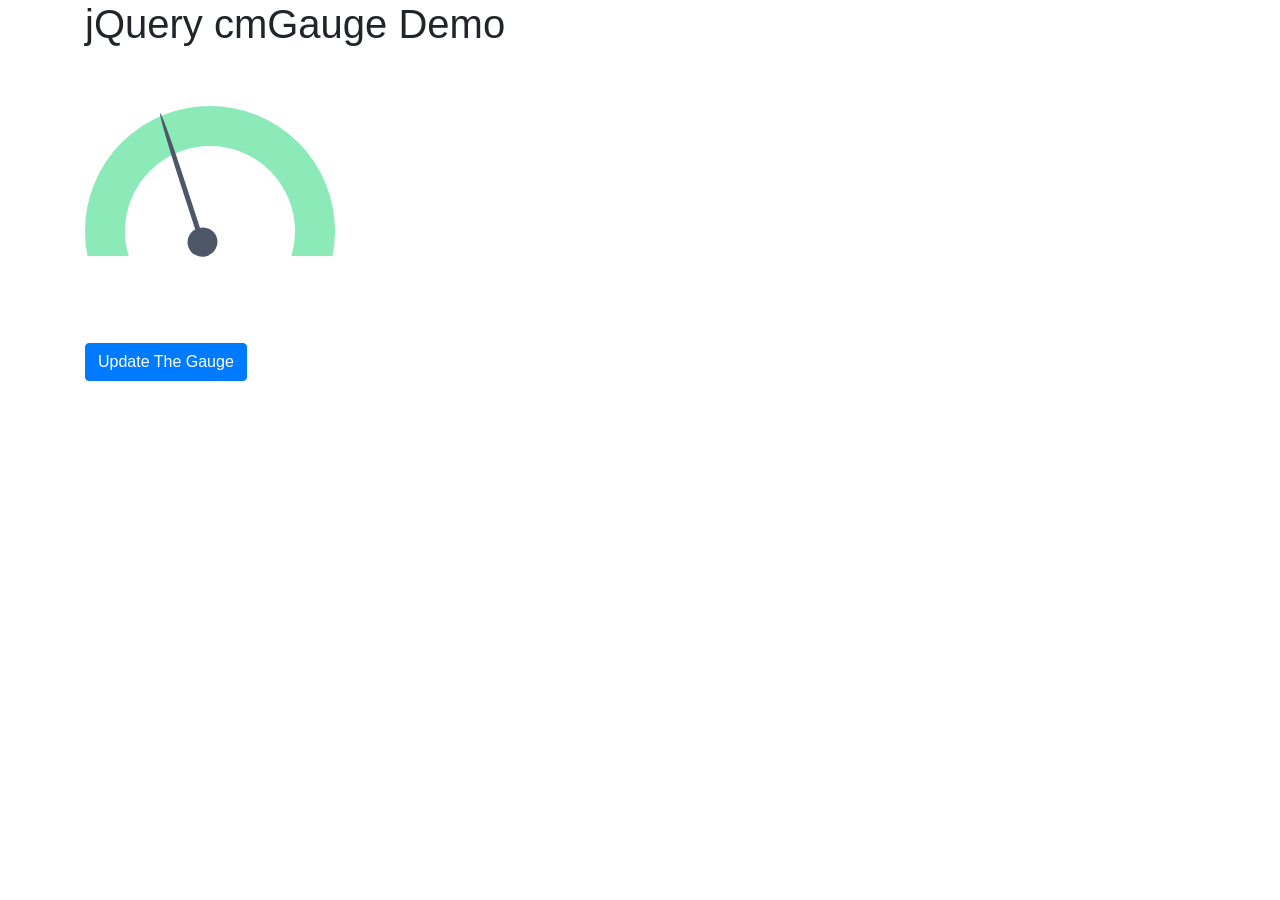
<file: static/plugins/bower_components/Minimal-Gauge-chart/index.html>
<!doctype html>
<html>
<head>
<meta charset="utf-8">
<meta http-equiv="X-UA-Compatible" content="IE=edge,chrome=1">
<meta name="viewport" content="width=device-width, initial-scale=1">
    <title>jQuery cmGauge Demo</title>
    <link href="http://www.jqueryscript.net/css/jquerysctipttop.css" rel="stylesheet" type="text/css">
    <link rel="stylesheet" href="https://maxcdn.bootstrapcdn.com/bootstrap/4.0.0-alpha.5/css/bootstrap.min.css" integrity="sha384-AysaV+vQoT3kOAXZkl02PThvDr8HYKPZhNT5h/CXfBThSRXQ6jW5DO2ekP5ViFdi" crossorigin="anonymous">
    <link rel="stylesheet" href="css/cmGauge.css">
    
</head>
<body>

<div class="container">
<h1>jQuery cmGauge Demo</h1>
<div id="gaugeDemo" class="gauge gauge-big gauge-green">
    <div class="gauge-arrow" data-percentage="40"
         style="transform: rotate(0deg);"></div>
</div>

<div style="margin-top: 30px;">
    <button class="btn btn-primary">Update The Gauge</button>
</div>
</div>
<script src="https://code.jquery.com/jquery-3.1.1.min.js"></script>
<script src="js/cmGauge.js"></script>
<script type="text/javascript">
	$(function () {
		$("button").click(function () {
			var randomNum = Math.floor((Math.random() * 100));
			$('#gaugeDemo .gauge-arrow').trigger('updateGauge', randomNum);
		});

		$('#gaugeDemo .gauge-arrow').cmGauge();
	});
</script>

</body>
</html>
</file>
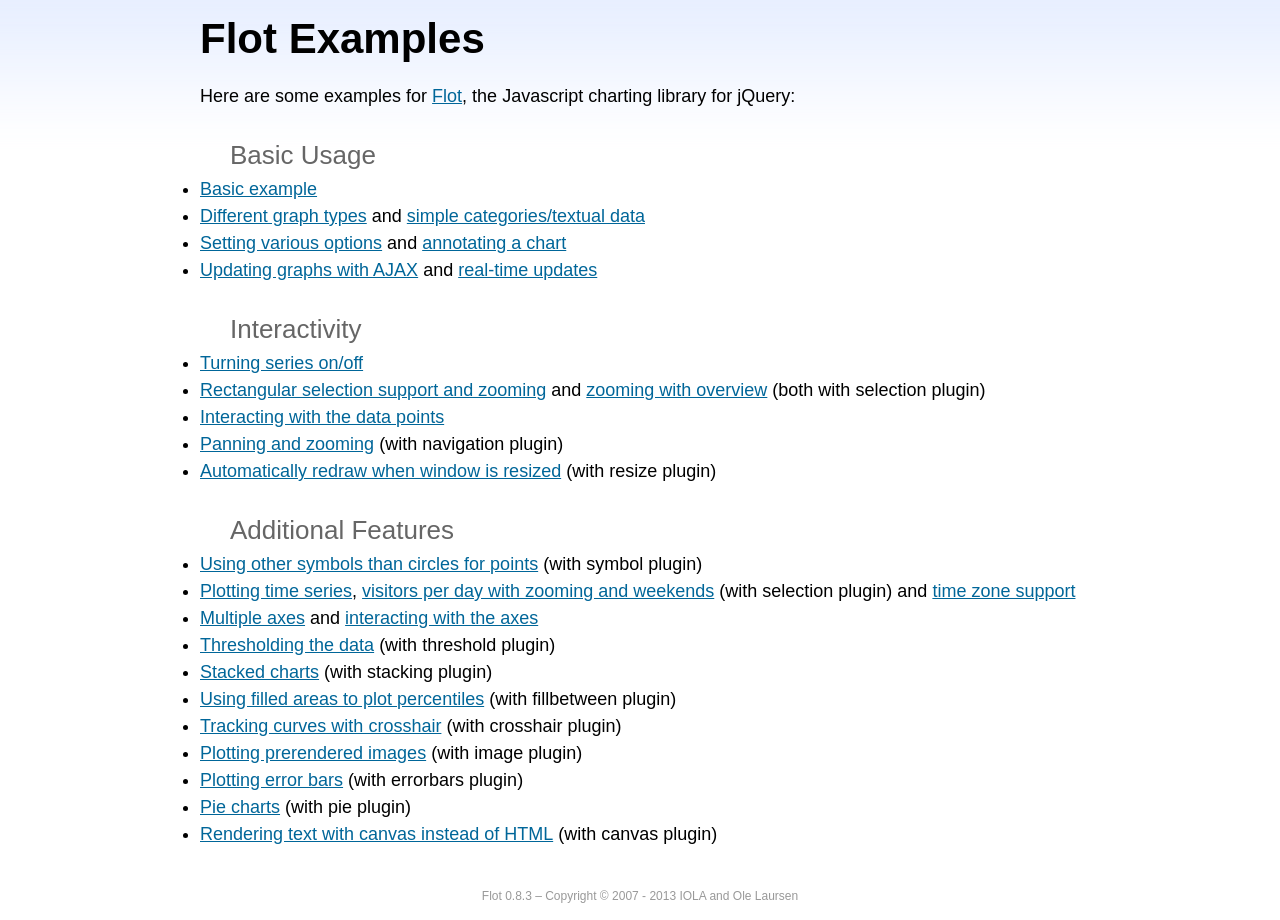
<file: static/plugins/bower_components/flot/examples/index.html>
<!DOCTYPE html PUBLIC "-//W3C//DTD HTML 4.01//EN" "http://www.w3.org/TR/html4/strict.dtd">
<html>
<head>
	<meta http-equiv="Content-Type" content="text/html; charset=utf-8">
	<title>Flot Examples</title>
	<link href="examples.css" rel="stylesheet" type="text/css">
	<style>

	h3 {
		margin-top: 30px;
		margin-bottom: 5px;
	}

	</style>
	<script language="javascript" type="text/javascript" src="../jquery.js"></script>
	<script language="javascript" type="text/javascript" src="../jquery.flot.js"></script>
	<script type="text/javascript">

	$(function() {

		// Add the Flot version string to the footer

		$("#footer").prepend("Flot " + $.plot.version + " &ndash; ");
	});

	</script>
</head>
<body>

	<div id="header">
		<h2>Flot Examples</h2>
	</div>

	<div id="content">

		<p>Here are some examples for <a href="http://www.flotcharts.org">Flot</a>, the Javascript charting library for jQuery:</p>

		<h3>Basic Usage</h3>

		<ul>
			<li><a href="basic-usage/index.html">Basic example</a></li>
			<li><a href="series-types/index.html">Different graph types</a> and <a href="categories/index.html">simple categories/textual data</a></li>
			<li><a href="basic-options/index.html">Setting various options</a> and <a href="annotating/index.html">annotating a chart</a></li>
			<li><a href="ajax/index.html">Updating graphs with AJAX</a> and <a href="realtime/index.html">real-time updates</a></li>
		</ul>

		<h3>Interactivity</h3>

		<ul>
			<li><a href="series-toggle/index.html">Turning series on/off</a></li>
			<li><a href="selection/index.html">Rectangular selection support and zooming</a> and <a href="zooming/index.html">zooming with overview</a> (both with selection plugin)</li>
			<li><a href="interacting/index.html">Interacting with the data points</a></li>
			<li><a href="navigate/index.html">Panning and zooming</a> (with navigation plugin)</li>
			<li><a href="resize/index.html">Automatically redraw when window is resized</a> (with resize plugin)</li>
		</ul>

		<h3>Additional Features</h3>

		<ul>
			<li><a href="symbols/index.html">Using other symbols than circles for points</a> (with symbol plugin)</li>
			<li><a href="axes-time/index.html">Plotting time series</a>, <a href="visitors/index.html">visitors per day with zooming and weekends</a> (with selection plugin) and <a href="axes-time-zones/index.html">time zone support</a></li>
			<li><a href="axes-multiple/index.html">Multiple axes</a> and <a href="axes-interacting/index.html">interacting with the axes</a></li>
			<li><a href="threshold/index.html">Thresholding the data</a> (with threshold plugin)</li>
			<li><a href="stacking/index.html">Stacked charts</a> (with stacking plugin)</li>
			<li><a href="percentiles/index.html">Using filled areas to plot percentiles</a> (with fillbetween plugin)</li>
			<li><a href="tracking/index.html">Tracking curves with crosshair</a> (with crosshair plugin)</li>
			<li><a href="image/index.html">Plotting prerendered images</a> (with image plugin)</li>
			<li><a href="series-errorbars/index.html">Plotting error bars</a> (with errorbars plugin)</li>
			<li><a href="series-pie/index.html">Pie charts</a> (with pie plugin)</li>
			<li><a href="canvas/index.html">Rendering text with canvas instead of HTML</a> (with canvas plugin)</li>
		</ul>

	</div>

	<div id="footer">
		Copyright &copy; 2007 - 2013 IOLA and Ole Laursen
	</div>

</body>
</html>
</file>
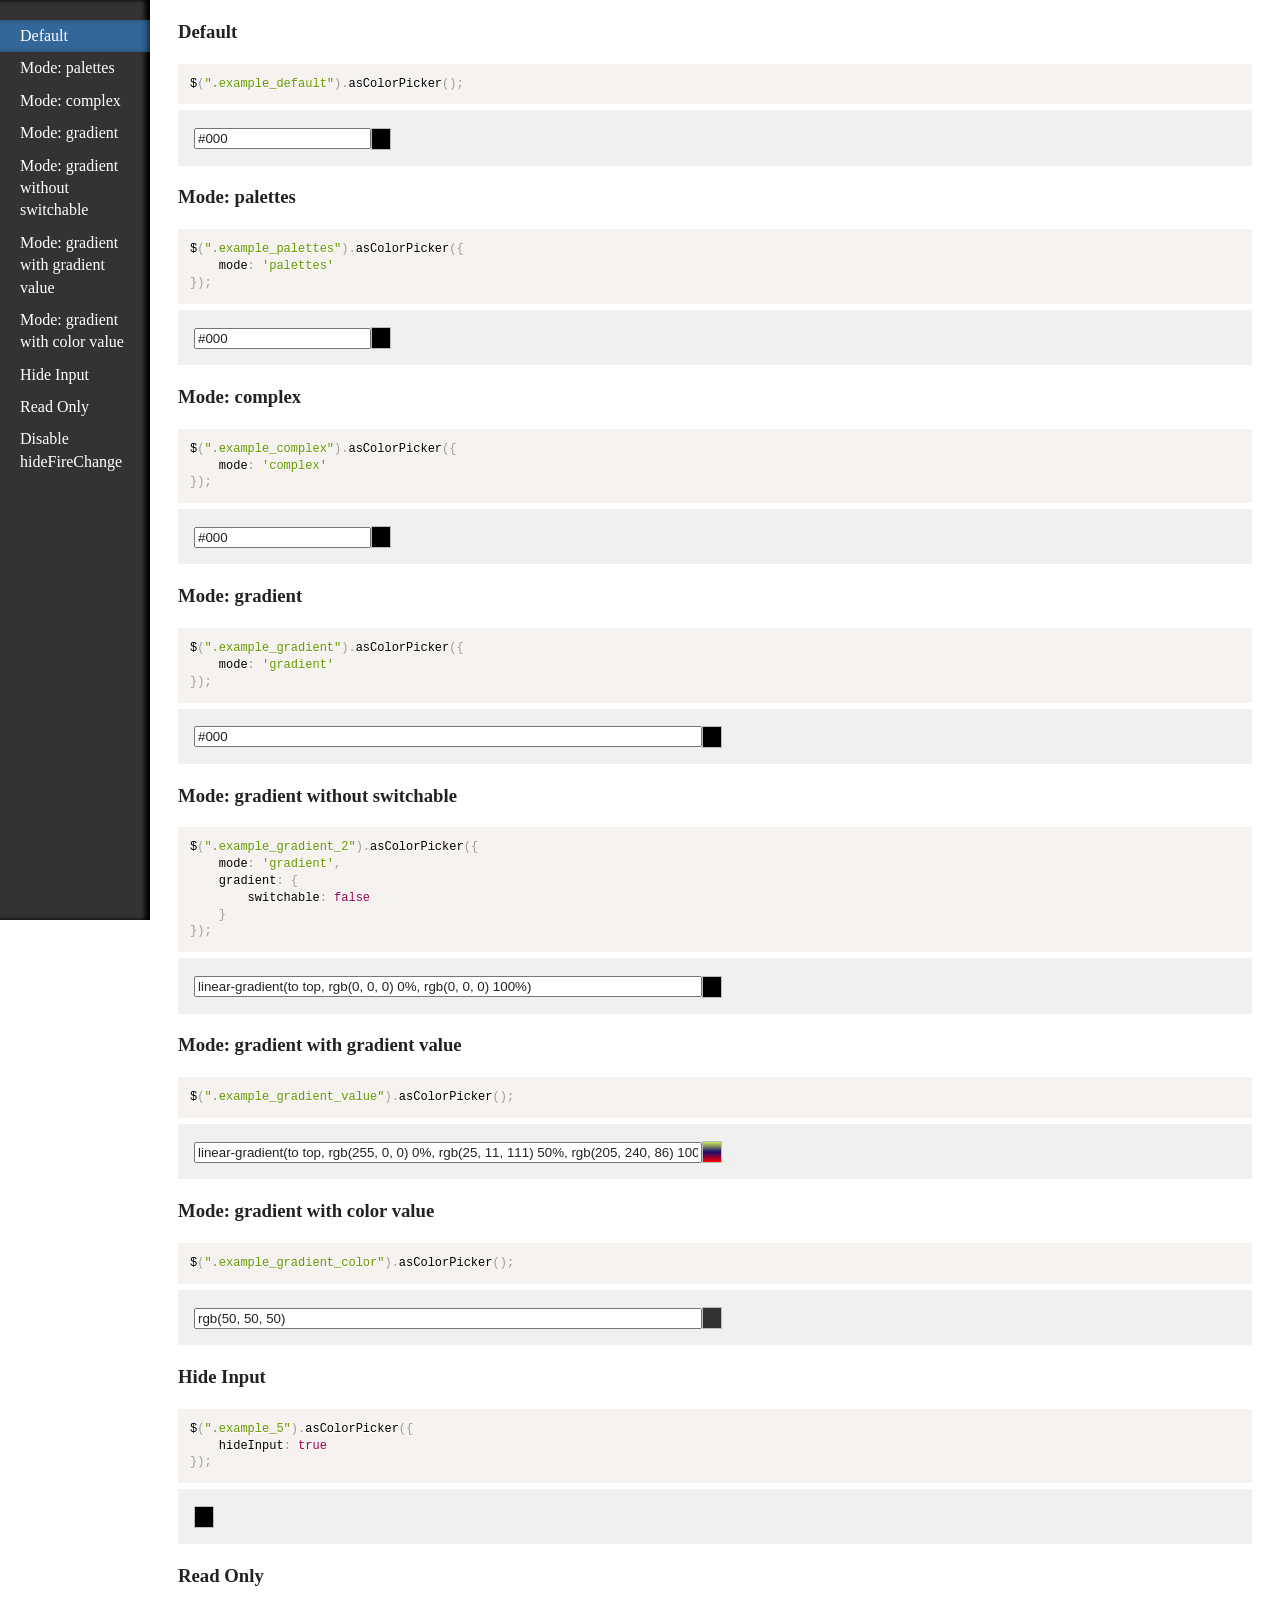
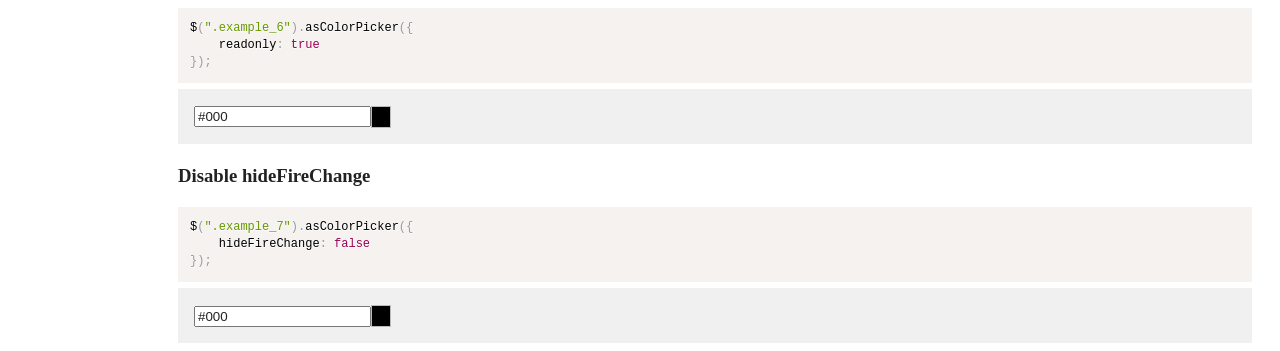
<file: static/plugins/bower_components/jquery-asColorPicker-master/demo/index.html>
<!DOCTYPE html>  
<!--[if lt IE 7]>      <html class="no-js lt-ie9 lt-ie8 lt-ie7"> <![endif]-->
<!--[if IE 7]>         <html class="no-js lt-ie9 lt-ie8"> <![endif]-->
<!--[if IE 8]>         <html class="no-js lt-ie9"> <![endif]-->
<!--[if gt IE 8]><!--> <html class="no-js"> <!--<![endif]-->
    <head>
        <meta charset="utf-8">
        <meta http-equiv="X-UA-Compatible" content="IE=edge,chrome=1">
        <title>asColorPicker</title>
        <meta name="description" content="">
        <meta name="viewport" content="width=device-width">

        <link rel="stylesheet" href="css/prism.css">
        <link rel="stylesheet" href="css/main.css">       
        <link rel="stylesheet" href="../css/asColorPicker.css">

        <script src="../libs/jquery.min.js"></script>
        <script src="js/jquery.toc.js"></script>
        <script src="js/prism.js"></script>

        <script src="../libs/jquery-asColor.js"></script>
		<script src="../libs/jquery-asGradient.js"></script>
        <script src="../src/core.js"></script>
        <script src="../src/trigger.js"></script>
        <script src="../src/alpha.js"></script>
        <script src="../src/buttons.js"></script>
        <script src="../src/gradient.js"></script>
        <script src="../src/hue.js"></script>
        <script src="../src/buttons.js"></script>
        <script src="../src/hex.js"></script>
        <script src="../src/info.js"></script>
        <script src="../src/keyboard.js"></script>
        <script src="../src/palettes.js"></script>
        <script src="../src/preview.js"></script>
        <script src="../src/saturation.js"></script>
        <script src="../src/clear.js"></script>
    </head>
<body>
<!--[if lt IE 7]>
    <p class="chromeframe">You are using an outdated browser. <a href="http://browsehappy.com/">Upgrade your browser today</a> or <a href="http://www.google.com/chromeframe/?redirect=true">install Google Chrome Frame</a> to better experience this site.</p>
<![endif]-->

<div id="toc"></div>
<div id="wrapper">
    <section>
        <h3>Default</h3>
        <pre class="has-example"><code class="language-javascript">
$(".example_default").asColorPicker();
        </code></pre>
        <div class="example">
            <input type='text' class="example_default" value="#000" />                
            <script>
                $(document).ready(function() {
                    $(".example_default").asColorPicker();
                });
            </script>
        </div>
    </section>

    <section>
        <h3>Mode: palettes</h3>
        <pre class="has-example"><code class="language-javascript">
$(".example_palettes").asColorPicker({
    mode: 'palettes'
});
        </code></pre>
        <div class="example">
            <input type='text' class="example_palettes" data-mode="palettes" value="#000" />                
            <script>
                $(document).ready(function() {
                    $(".example_palettes").asColorPicker();
                });
            </script>
        </div>
    </section>

    <section>
        <h3>Mode: complex</h3>
        <pre class="has-example"><code class="language-javascript">
$(".example_complex").asColorPicker({
    mode: 'complex'
});
        </code></pre>
        <div class="example">
            <input type='text' class="example_complex" data-mode="complex" value="#000" />                
            <script>
                $(document).ready(function() {
                    $(".example_complex").asColorPicker();
                });
            </script>
        </div>
    </section>

    <section>
        <h3>Mode: gradient</h3>
        <pre class="has-example"><code class="language-javascript">
$(".example_gradient").asColorPicker({
    mode: 'gradient'
});
        </code></pre>
        <div class="example">
            <input type='text' class="example_gradient" data-mode="gradient" value="#000" style="width: 500px" />                
            <script>
                $(document).ready(function() {
                    $(".example_gradient").asColorPicker();
                });
            </script>
        </div>
    </section>

    <section>
        <h3>Mode: gradient without switchable</h3>
        <pre class="has-example"><code class="language-javascript">
$(".example_gradient_2").asColorPicker({
    mode: 'gradient',
    gradient: {
        switchable: false
    }
});
        </code></pre>
        <div class="example">
            <input type='text' class="example_gradient_2" data-mode="gradient" value="#000" style="width: 500px" />                
            <script>
                $(document).ready(function() {
                    $(".example_gradient_2").asColorPicker({
                        gradient: {
                            switchable: false
                        }
                    });
                });
            </script>
        </div>
    </section>

    <section>
        <h3>Mode: gradient with gradient value</h3>
        <pre class="has-example"><code class="language-javascript">
$(".example_gradient_value").asColorPicker();
        </code></pre>
        <div class="example">
            <input type='text' class="example_gradient_value" data-mode="gradient" value="linear-gradient(0deg,#ff0000 0%,rgba(25,11,111,1) 50%,rgba(205,240,86,1) 100%)" style="width: 500px" />                
            <script>
                $(document).ready(function() {
                    $(".example_gradient_value").asColorPicker();
                });
            </script>
        </div>
    </section>

    <section>
        <h3>Mode: gradient with color value</h3>
        <pre class="has-example"><code class="language-javascript">
$(".example_gradient_color").asColorPicker();
        </code></pre>
        <div class="example">
            <input type='text' class="example_gradient_color" data-mode="gradient" value="rgb(50, 50, 50)" style="width: 500px" />                
            <script>
                $(document).ready(function() {
                    $(".example_gradient_color").asColorPicker();
                });
            </script>
        </div>
    </section>


    <section>
        <h3>Hide Input</h3>
        <pre class="has-example"><code class="language-javascript">
$(".example_5").asColorPicker({
    hideInput: true
});
        </code></pre>
        <div class="example">
            <input type='text' class="example_5" value="#000" />                
            <script>
                $(document).ready(function() {
                    $(".example_5").asColorPicker({
                        hideInput: true
                    });
                });
            </script>
        </div>
    </section>

    <section>
        <h3>Read Only</h3>
        <pre class="has-example"><code class="language-javascript">
$(".example_6").asColorPicker({
    readonly: true
});
        </code></pre>
        <div class="example">
            <input type='text' class="example_6" value="#000" />                
            <script>
                $(document).ready(function() {
                    $(".example_6").asColorPicker({
                        readonly: true
                    });
                });
            </script>
        </div>
    </section>
    <section>
        <h3>Disable hideFireChange</h3>
        <pre class="has-example"><code class="language-javascript">
$(".example_7").asColorPicker({
    hideFireChange: false
});
        </code></pre>
        <div class="example">
            <input type='text' class="example_7" value="#000" />                
            <script>
                $(document).ready(function() {
                    $(".example_7").asColorPicker({
                        hideFireChange: false
                    });
                });
            </script>
        </div>
    </section>
</div>

<script>
(function(){
    $('#toc').toc();
    })();
</script>
</body>
</html>
</file>
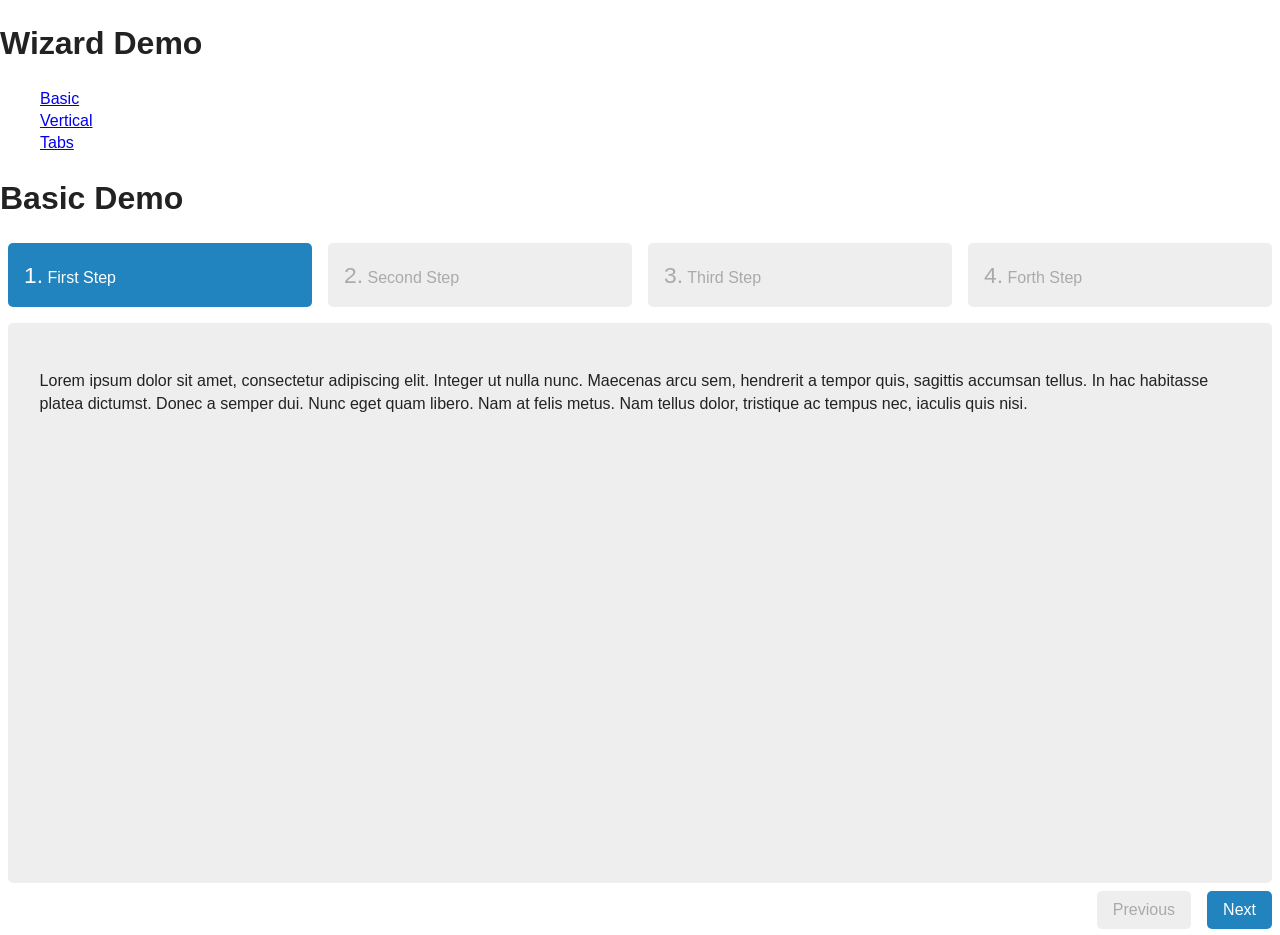
<file: static/plugins/bower_components/jquery-steps-master/demo/index.html>
﻿<!DOCTYPE html>
<!--[if lt IE 7]>      <html class="no-js lt-ie9 lt-ie8 lt-ie7"> <![endif]-->
<!--[if IE 7]>         <html class="no-js lt-ie9 lt-ie8"> <![endif]-->
<!--[if IE 8]>         <html class="no-js lt-ie9"> <![endif]-->
<!--[if gt IE 8]><!--> <html class="no-js"> <!--<![endif]-->
    <head>
        <meta charset="utf-8">
        <meta http-equiv="X-UA-Compatible" content="IE=edge,chrome=1">
        <title>jQeury.steps Demos</title>
        <meta name="description" content="">
        <meta name="viewport" content="width=device-width">
        <link rel="stylesheet" href="css/normalize.css">
        <link rel="stylesheet" href="css/main.css">
        <link rel="stylesheet" href="css/jquery.steps.css">
        <script src="../lib/modernizr-2.6.2.min.js"></script>
        <script src="../lib/jquery-1.9.1.min.js"></script>
        <script src="../lib/jquery.cookie-1.3.1.js"></script>
        <script src="../build/jquery.steps.js"></script>
    </head>
    <body>
        <!--[if lt IE 7]>
            <p class="chromeframe">You are using an <strong>outdated</strong> browser. Please <a href="http://browsehappy.com/">upgrade your browser</a> or <a href="http://www.google.com/chromeframe/?redirect=true">activate Google Chrome Frame</a> to improve your experience.</p>
        <![endif]-->

        <header>
            <h1>Wizard Demo</h1>
            <nav>
                <ul>
                    <li><a href="index.html">Basic</a></li>
                    <li><a href="vertical.html">Vertical</a></li>
                    <li><a href="tabs.html">Tabs</a></li>
                </ul>
            </nav>
        </header>

        <div class="content">
            <h1>Basic Demo</h1>

            <script>
                $(function ()
                {
                    $("#wizard").steps({
                        headerTag: "h2",
                        bodyTag: "section",
                        transitionEffect: "slideLeft"
                    });
                });
            </script>

            <div id="wizard">
                <h2>First Step</h2>
                <section>
                    <p>Lorem ipsum dolor sit amet, consectetur adipiscing elit. Integer ut nulla nunc. Maecenas arcu sem, hendrerit a tempor quis, 
                        sagittis accumsan tellus. In hac habitasse platea dictumst. Donec a semper dui. Nunc eget quam libero. Nam at felis metus. 
                        Nam tellus dolor, tristique ac tempus nec, iaculis quis nisi.</p>
                </section>

                <h2>Second Step</h2>
                <section>
                    <p>Donec mi sapien, hendrerit nec egestas a, rutrum vitae dolor. Nullam venenatis diam ac ligula elementum pellentesque. 
                        In lobortis sollicitudin felis non eleifend. Morbi tristique tellus est, sed tempor elit. Morbi varius, nulla quis condimentum 
                        dictum, nisi elit condimentum magna, nec venenatis urna quam in nisi. Integer hendrerit sapien a diam adipiscing consectetur. 
                        In euismod augue ullamcorper leo dignissim quis elementum arcu porta. Lorem ipsum dolor sit amet, consectetur adipiscing elit. 
                        Vestibulum leo velit, blandit ac tempor nec, ultrices id diam. Donec metus lacus, rhoncus sagittis iaculis nec, malesuada a diam. 
                        Donec non pulvinar urna. Aliquam id velit lacus.</p>
                </section>

                <h2>Third Step</h2>
                <section>
                    <p>Morbi ornare tellus at elit ultrices id dignissim lorem elementum. Sed eget nisl at justo condimentum dapibus. Fusce eros justo, 
                        pellentesque non euismod ac, rutrum sed quam. Ut non mi tortor. Vestibulum eleifend varius ullamcorper. Aliquam erat volutpat. 
                        Donec diam massa, porta vel dictum sit amet, iaculis ac massa. Sed elementum dui commodo lectus sollicitudin in auctor mauris 
                        venenatis.</p>
                </section>

                <h2>Forth Step</h2>
                <section>
                    <p>Quisque at sem turpis, id sagittis diam. Suspendisse malesuada eros posuere mauris vehicula vulputate. Aliquam sed sem tortor. 
                        Quisque sed felis ut mauris feugiat iaculis nec ac lectus. Sed consequat vestibulum purus, imperdiet varius est pellentesque vitae. 
                        Suspendisse consequat cursus eros, vitae tempus enim euismod non. Nullam ut commodo tortor.</p>
                </section>
            </div>
        </div>
    </body>
</html>
</file>
<file: static/plugins/bower_components/Minimal-Gauge-chart/css/cmGauge.css>
.gauge {
    position: relative;
    display: inline-block;
    font-size: 33px;
    line-height: 1em;
    height: 250px;
    width: 250px;
    -webkit-box-sizing: border-box;
    -moz-box-sizing: border-box;
    box-sizing: border-box;
}

.gauge.gauge-big {
    font-size: 117px;
}

.gauge.gauge-small {
    font-size: 17px;
}

.gauge:before {
    content: '';
    position: absolute;
    left: 0;
    top: 20%;
    font-size: 100%;
    height: 250px;
    width: 250px;
    line-height: 1em;
    border: 0.35em solid #666666;
    -webkit-box-sizing: border-box;
    -moz-box-sizing: border-box;
    box-sizing: border-box;
    -webkit-border-radius: 100%;
    -moz-border-radius: 100%;
    -ms-border-radius: 100%;
    -o-border-radius: 100%;
    border-radius: 100%;
    clip: rect(auto, auto, 150px, auto);
}

.gauge .gauge-arrow {
    height: 150px;
    width: 5px;
    top: 20%;
    margin-left: -.05em;
    -webkit-transform-origin: 50% 100%;
    -moz-transform-origin: 50% 100%;
    -ms-transform-origin: 50% 100%;
    -o-transform-origin: 50% 100%;
    transform-origin: 50% 100%;
    -webkit-transition: all 0.5s;
    -moz-transition: all 0.5s;
    -o-transition: all 0.5s;
    transition: all 0.5s;
}

.gauge .gauge-arrow, .gauge .gauge-arrow:before {
    position: absolute;
    display: inline-block;
    background: #4e5767;
    left: 50%;
    border-radius: 100% 100% 100% 100% / 100% 100% 0 0;
    -webkit-box-sizing: border-box;
    -moz-box-sizing: border-box;
    box-sizing: border-box;
}

.gauge .gauge-arrow:before {
    content: '';
    height: 0.25em;
    width: 0.255em;
    bottom: -0em;
    margin-left: -0.12em;
    border-radius: 100%;
    -webkit-border-radius: 100%;
    -moz-border-radius: 100%;
    -ms-border-radius: 100%;
    -o-border-radius: 100%;
}

.gauge-red.gauge:before {
    border-color: #2dace2;
}

.gauge-orange.gauge:before {
   border-color: #8ceab9; 
}

.gauge-yellow.gauge:before {
    border-color: #ff7676;
}

.gauge-green.gauge:before {
    border-color: #8ceab9;
}
</file>
<file: static/plugins/bower_components/flot/examples/examples.css>
* {	padding: 0; margin: 0; vertical-align: top; }

body {
	background: url(background.png) repeat-x;
	font: 18px/1.5em "proxima-nova", Helvetica, Arial, sans-serif;
}

a {	color: #069; }
a:hover { color: #28b; }

h2 {
	margin-top: 15px;
	font: normal 32px "omnes-pro", Helvetica, Arial, sans-serif;
}

h3 {
	margin-left: 30px;
	font: normal 26px "omnes-pro", Helvetica, Arial, sans-serif;
	color: #666;
}

p {
	margin-top: 10px;
}

button {
	font-size: 18px;
	padding: 1px 7px;
}

input {
	font-size: 18px;
}

input[type=checkbox] {
	margin: 7px;
}

#header {
	position: relative;
	width: 900px;
	margin: auto;
}

#header h2 {
	margin-left: 10px;
	vertical-align: middle;
	font-size: 42px;
	font-weight: bold;
	text-decoration: none;
	color: #000;
}

#content {
	width: 880px;
	margin: 0 auto;
	padding: 10px;
}

#footer {
	margin-top: 25px;
	margin-bottom: 10px;
	text-align: center;
	font-size: 12px;
	color: #999;
}

.demo-container {
	box-sizing: border-box;
	width: 850px;
	height: 450px;
	padding: 20px 15px 15px 15px;
	margin: 15px auto 30px auto;
	border: 1px solid #ddd;
	background: #fff;
	background: linear-gradient(#f6f6f6 0, #fff 50px);
	background: -o-linear-gradient(#f6f6f6 0, #fff 50px);
	background: -ms-linear-gradient(#f6f6f6 0, #fff 50px);
	background: -moz-linear-gradient(#f6f6f6 0, #fff 50px);
	background: -webkit-linear-gradient(#f6f6f6 0, #fff 50px);
	box-shadow: 0 3px 10px rgba(0,0,0,0.15);
	-o-box-shadow: 0 3px 10px rgba(0,0,0,0.1);
	-ms-box-shadow: 0 3px 10px rgba(0,0,0,0.1);
	-moz-box-shadow: 0 3px 10px rgba(0,0,0,0.1);
	-webkit-box-shadow: 0 3px 10px rgba(0,0,0,0.1);
}

.demo-placeholder {
	width: 100%;
	height: 100%;
	font-size: 14px;
	line-height: 1.2em;
}

.legend table {
	border-spacing: 5px;
}
</file>
<file: static/plugins/bower_components/jquery-asColorPicker-master/demo/css/prism.css>
/**
 * prism.js default theme for JavaScript, CSS and HTML
 * Based on dabblet (http://dabblet.com)
 * @author Lea Verou
 */

code[class*="language-"],
pre[class*="language-"] {
	color: black;
	text-shadow: 0 1px white;
	font-family: Consolas, Monaco, 'Andale Mono', monospace;
	direction: ltr;
	text-align: left;
	white-space: pre;
	word-spacing: normal;
	
	-moz-tab-size: 4;
	-o-tab-size: 4;
	tab-size: 4;
	
	-webkit-hyphens: none;
	-moz-hyphens: none;
	-ms-hyphens: none;
	hyphens: none;
}

/* Code blocks */
pre[class*="language-"] {
	padding: 1em;
	margin: .5em 0;
	overflow: auto;	
}

:not(pre) > code[class*="language-"],
pre[class*="language-"] {
	background: #f5f2f0;
}

/* Inline code */
:not(pre) > code[class*="language-"] {
	padding: .1em;
	border-radius: .3em;
}

.token.comment,
.token.prolog,
.token.doctype,
.token.cdata {
	color: slategray;
}

.token.punctuation {
	color: #999;
}

.namespace {
	opacity: .7;
}

.token.property,
.token.tag,
.token.boolean,
.token.number {
	color: #905;
}

.token.selector,
.token.attr-name,
.token.string {
	color: #690;
}

.token.operator,
.token.entity,
.token.url,
.language-css .token.string,
.style .token.string {
	color: #a67f59;
	background: hsla(0,0%,100%,.5);
}

.token.atrule,
.token.attr-value,
.token.keyword {
	color: #07a;
}


.token.regex,
.token.important {
	color: #e90;
}

.token.important {
	font-weight: bold;
}

.token.entity {
	cursor: help;
}
</file>
<file: static/plugins/bower_components/jquery-asColorPicker-master/demo/css/main.css>
/*
 * HTML5 Boilerplate
 *
 * What follows is the result of much research on cross-browser styling.
 * Credit left inline and big thanks to Nicolas Gallagher, Jonathan Neal,
 * Kroc Camen, and the H5BP dev community and team.
 */

/* ==========================================================================
   Base styles: opinionated defaults
   ========================================================================== */

html,
button,
input,
select,
textarea {
    color: #222;
}

body {
    font-size: 1em;
    line-height: 1.4;
}

/*
 * Remove text-shadow in selection highlight: h5bp.com/i
 * These selection declarations have to be separate.
 * Customize the background color to match your design.
 */

::-moz-selection {
    background: #b3d4fc;
    text-shadow: none;
}

::selection {
    background: #b3d4fc;
    text-shadow: none;
}

/*
 * A better looking default horizontal rule
 */

hr {
    display: block;
    height: 1px;
    border: 0;
    border-top: 1px solid #ccc;
    margin: 1em 0;
    padding: 0;
}

/*
 * Remove the gap between images and the bottom of their containers: h5bp.com/i/440
 */

img {
    vertical-align: middle;
}

/*
 * Remove default fieldset styles.
 */

fieldset {
    border: 0;
    margin: 0;
    padding: 0;
}

/*
 * Allow only vertical resizing of textareas.
 */

textarea {
    resize: vertical;
}

/* ==========================================================================
   Chrome Frame prompt
   ========================================================================== */

.chromeframe {
    margin: 0.2em 0;
    background: #ccc;
    color: #000;
    padding: 0.2em 0;
}

/* ==========================================================================
   Author's custom styles
   ========================================================================== */
#toc {
    top: 0px;
    left: 0px;
    height: 100%;
    position: fixed;
    background: #333;
    box-shadow: inset -5px 0 5px 0px #000;
    width: 150px;
    padding-top: 20px;
    color: #fff;
}

#toc ul {
    margin: 0;
    padding: 0;
    list-style: none;
}

#toc li {
    padding: 5px 10px;
}

#toc a {
    color: #fff;
    text-decoration: none;
    display: block;
}

#toc .toc-h2 {
    padding-left: 10px;
}

#toc .toc-h3 {
    padding-left: 20px;
}

#toc .toc-active {
    background: #336699;
    box-shadow: inset -5px 0px 10px -5px #000;
}

#wrapper {
    margin: 0 20px 0 170px;
}
code, pre {
    font-size: 12px;
}


.example {
    background-color: #f0f0f0;
    margin-top: 0;
    padding: 1em;
}



/* positons */
.position_tooltip,.show {
    margin: 0.5em;
    background: #ddddff;
    padding: 10px;
    cursor: default;
    float:left;
    width: 100px;
    text-align: center;
}
.show {
    width: auto;
}
.trace {
    width: 200px;
    height: 100px;
}
.positon_wrap {
    overflow: hidden;
}
.position_tooltip:nth-child(3n+1){
    clear:left;
}








/* ==========================================================================
   Helper classes
   ========================================================================== */

/*
 * Image replacement
 */

.ir {
    background-color: transparent;
    border: 0;
    overflow: hidden;
    /* IE 6/7 fallback */
    *text-indent: -9999px;
}

.ir:before {
    content: "";
    display: block;
    width: 0;
    height: 100%;
}

/*
 * Hide from both screenreaders and browsers: h5bp.com/u
 */

.hidden {
    display: none !important;
    visibility: hidden;
}

/*
 * Hide only visually, but have it available for screenreaders: h5bp.com/v
 */

.visuallyhidden {
    border: 0;
    clip: rect(0 0 0 0);
    height: 1px;
    margin: -1px;
    overflow: hidden;
    padding: 0;
    position: absolute;
    width: 1px;
}

/*
 * Extends the .visuallyhidden class to allow the element to be focusable
 * when navigated to via the keyboard: h5bp.com/p
 */

.visuallyhidden.focusable:active,
.visuallyhidden.focusable:focus {
    clip: auto;
    height: auto;
    margin: 0;
    overflow: visible;
    position: static;
    width: auto;
}

/*
 * Hide visually and from screenreaders, but maintain layout
 */

.invisible {
    visibility: hidden;
}

/*
 * Clearfix: contain floats
 *
 * For modern browsers
 * 1. The space content is one way to avoid an Opera bug when the
 *    `contenteditable` attribute is included anywhere else in the document.
 *    Otherwise it causes space to appear at the top and bottom of elements
 *    that receive the `clearfix` class.
 * 2. The use of `table` rather than `block` is only necessary if using
 *    `:before` to contain the top-margins of child elements.
 */

.clearfix:before,
.clearfix:after {
    content: " "; /* 1 */
    display: table; /* 2 */
}

.clearfix:after {
    clear: both;
}

/*
 * For IE 6/7 only
 * Include this rule to trigger hasLayout and contain floats.
 */

.clearfix {
    *zoom: 1;
}

/* ==========================================================================
   EXAMPLE Media Queries for Responsive Design.
   Theses examples override the primary ('mobile first') styles.
   Modify as content requires.
   ========================================================================== */

@media only screen and (min-width: 35em) {
    /* Style adjustments for viewports that meet the condition */
}

@media only screen and (-webkit-min-device-pixel-ratio: 1.5),
       only screen and (min-resolution: 144dpi) {
    /* Style adjustments for high resolution devices */
}

/* ==========================================================================
   Print styles.
   Inlined to avoid required HTTP connection: h5bp.com/r
   ========================================================================== */

@media print {
    * {
        background: transparent !important;
        color: #000 !important; /* Black prints faster: h5bp.com/s */
        box-shadow:none !important;
        text-shadow: none !important;
    }

    a,
    a:visited {
        text-decoration: underline;
    }

    a[href]:after {
        content: " (" attr(href) ")";
    }

    abbr[title]:after {
        content: " (" attr(title) ")";
    }

    /*
     * Don't show links for images, or javascript/internal links
     */

    .ir a:after,
    a[href^="javascript:"]:after,
    a[href^="#"]:after {
        content: "";
    }

    pre,
    blockquote {
        border: 1px solid #999;
        page-break-inside: avoid;
    }

    thead {
        display: table-header-group; /* h5bp.com/t */
    }

    tr,
    img {
        page-break-inside: avoid;
    }

    img {
        max-width: 100% !important;
    }

    @page {
        margin: 0.5cm;
    }

    p,
    h2,
    h3 {
        orphans: 3;
        widows: 3;
    }

    h2,
    h3 {
        page-break-after: avoid;
    }
}
</file>
<file: static/plugins/bower_components/jquery-asColorPicker-master/css/asColorPicker.css>
.asColorPicker-wrap {
  position: relative;
  display: inline-block;
}
.asColorPicker_hideInput {
  display: none;
}
.asColorPicker_hideInput .asColorPicker-clear {
  display: none;
}
.asColorPicker-dropdown {
  -webkit-user-select: none;
     -moz-user-select: none;
      -ms-user-select: none;
          user-select: none;
  display: none;
  position: absolute;
  z-index: 9999;
}
.asColorPicker-dropdown * {
  margin: 0;
  padding: 0;
}
.asColorPicker_open {
  display: block;
}
.asColorPicker-mask {
  position: fixed;
  top: 0;
  left: 0;
  width: 100%;
  height: 100%;
  z-index: 9998;
}
.asColorPicker-trigger {
  display: inline-block;
  position: relative;
}
.asColorPicker-trigger {
  cursor: pointer;
  width: 18px;
  height: 20px;
  background-image: url('../images/transparent.png');
}
.asColorPicker-trigger span {
  width: 100%;
  height: 100%;
  display: inline-block;
}
.asColorPicker-input,
.asColorPicker-trigger {
  vertical-align: middle;
}
.asColorPicker-clear {
  display: none;
  position: absolute;
  top: 0;
  right: 26px;
  color: #777;
  text-decoration: none;
}
.asColorPicker-clear:after {
  content: 'x';
}
.asColorPicker-wrap:hover .asColorPicker-clear {
  display: inline-block;
}
.asColorPicker-preview {
  float: left;
  list-style: none;
}
.asColorPicker-preview li {
  background-image: url('../images/transparent.png');
  vertical-align: top;
  display: inline-block;
  *display: inline;
  *zoom: 1;
}
.asColorPicker-preview li span {
  height: 100%;
  display: block;
}
.asColorPicker-preview-previous {
  cursor: pointer;
}
.asColorPicker-palettes ul {
  display: block;
}
.asColorPicker-palettes ul:before,
.asColorPicker-palettes ul:after {
  content: "";
  display: table;
}
.asColorPicker-palettes ul:after {
  clear: both;
}
.asColorPicker-palettes li {
  background-image: url('../images/transparent.png');
  display: block;
  float: left;
  text-indent: 100%;
  white-space: nowrap;
  overflow: hidden;
  cursor: pointer;
}
.asColorPicker-palettes li span {
  height: 100%;
  display: block;
}
.asColorPicker-saturation {
  clear: both;
  position: relative;
  display: inline-block;
  *display: inline;
  *zoom: 1;
  width: 175px;
  height: 175px;
  background-image: url("../images/saturation.png");
}
.asColorPicker-saturation i {
  position: absolute;
}
.asColorPicker-hue,
.asColorPicker-alpha {
  cursor: pointer;
  position: relative;
  display: inline-block;
  *display: inline;
  *zoom: 1;
  width: 20px;
  height: 175px;
}
.asColorPicker-hue i,
.asColorPicker-alpha i {
  position: absolute;
  cursor: row-resize;
}
.asColorPicker-hue {
  background-image: url('../images/hue.png');
}
.asColorPicker-alpha {
  background-image: url('../images/alpha.png');
}
.asColorPicker-buttons a,
.asColorPicker-gradient-control a {
  text-decoration: none;
  cursor: pointer;
}
.asColorPicker-gradient {
  display: none;
}
.asColorPicker-gradient_enable {
  display: block;
}
.asColorPicker-gradient-preview {
  float: left;
  height: 20px;
}
.asColorPicker-gradient-markers {
  position: relative;
  width: 100%;
}
.asColorPicker-gradient-marker {
  position: absolute;
  outline: none;
}
.asColorPicker-gradient-wheel {
  float: left;
  position: relative;
  border: 1px solid #bbbbbb;
  border-radius: 100%;
  width: 20px;
  height: 20px;
}
.asColorPicker-gradient-wheel i {
  width: 3px;
  height: 3px;
  position: absolute;
  border-radius: 100%;
}
.asColorPicker-gradient-angle {
  float: left;
}
.asColorPicker-dropdown {
  background: #fefefe;
  padding: 10px;
  border: 1px solid #bbbbbb;
  min-width: 205px;
  max-width: 235px;
}
[data-mode="palettes"] .asColorPicker-dropdown {
  min-width: auto;
  max-width: auto;
}
.asColorPicker-trigger {
  border: 1px solid #bbbbbb;
}
.asColorPicker-saturation {
  -webkit-box-shadow: inset 0 0 0 1px rgba(0, 0, 0, 0.05);
          box-shadow: inset 0 0 0 1px rgba(0, 0, 0, 0.05);
}
.asColorPicker-saturation i {
  width: 5px;
  height: 5px;
  margin-left: -2px;
  margin-top: -2px;
  border-radius: 100%;
  border: 2px
			solid #fff;
}
.asColorPicker-hue,
.asColorPicker-alpha {
  margin-left: 10px;
  -webkit-box-shadow: inset 0 0 0 1px rgba(0, 0, 0, 0.05);
          box-shadow: inset 0 0 0 1px rgba(0, 0, 0, 0.05);
}
.asColorPicker-hue i,
.asColorPicker-alpha i {
  width: 20px;
  height: 2px;
  margin-top: -2px;
  left: -2px;
  border: 2px solid #fff;
}
.asColorPicker-preview {
  position: relative;
  height: 33px;
  margin-bottom: 10px;
  margin-right: 10px;
}
.asColorPicker-preview:after {
  position: absolute;
  top: 0;
  left: 0;
  width: 100%;
  height: 100%;
  -webkit-box-shadow: inset 0 0 0 1px rgba(0, 0, 0, 0.05);
          box-shadow: inset 0 0 0 1px rgba(0, 0, 0, 0.05);
  content: '';
  pointer-events: none;
}
.asColorPicker-preview li {
  width: 48px;
  height: 33px;
}
.asColorPicker-hex {
  width: 100px;
  border-color: rgba(0, 0, 0, 0.05);
}
.asColorPicker-palettes li {
  width: 21px;
  height: 15px;
  margin-right: 6px;
  margin-bottom: 3px;
}
.asColorPicker-palettes li span {
  -webkit-box-sizing: border-box;
          box-sizing: border-box;
  border: 1px solid rgba(0, 0, 0, 0.05);
}
.asColorPicker-palettes li:nth-child(5n) {
  margin-right: 0;
}
[data-mode="palettes"] .asColorPicker-palettes li:nth-child(5n) {
  margin-right: 6px;
}
.asColorPicker-buttons,
.asColorPicker-gradient-control {
  float: right;
}
.asColorPicker-buttons a,
.asColorPicker-gradient-control a {
  margin-left: 5px;
}
.asColorPicker-gradient {
  margin-top: 10px;
  padding-top: 20px;
  border-top: 1px solid rgba(0, 0, 0, 0.05);
}
.asColorPicker-gradient-preview {
  position: relative;
  width: 160px;
  border: 1px solid rgba(0, 0, 0, 0.05);
}
.asColorPicker-gradient-preview:after {
  position: absolute;
  top: 0;
  left: 0;
  width: 100%;
  height: 100%;
  background-image: url('../images/transparent.png');
  content: '';
  z-index: -1;
}
.asColorPicker-gradient-markers {
  top: -16px;
  width: 160px;
  height: 16px;
  display: block;
  list-style: none;
  margin: 0;
  padding: 0;
}
.asColorPicker-gradient-marker {
  width: 10px;
  height: 10px;
  margin-left: -6px;
  border: 1px solid #bbbbbb;
  background: #fff;
}
.asColorPicker-gradient-marker span {
  display: block;
  width: 100%;
  height: 100%;
}
.asColorPicker-gradient-marker i {
  position: absolute;
  left: 2px;
  bottom: -3px;
  width: 4px;
  height: 4px;
  border: 1px solid transparent;
  border-right-color: rgba(0, 0, 0, 0.05);
  border-bottom-color: rgba(0, 0, 0, 0.05);
  background: #fff;
  -webkit-transform: rotate(45deg);
  -ms-transform: rotate(45deg);
   -o-transform: rotate(45deg);
      transform: rotate(45deg);
}
.asColorPicker-gradient-marker_active {
  border: 2px solid #41a9e5;
  z-index: 1;
}
.asColorPicker-gradient-marker_active i {
  left: 1px;
  border: 2px solid transparent;
  border-right-color: #41a9e5;
  border-bottom-color: #41a9e5;
}
.asColorPicker-gradient-wheel {
  margin-left: 10px;
}
.asColorPicker-gradient-wheel i {
  background-color: #888888;
}
.asColorPicker-gradient-angle {
  margin-left: 10px;
  width: 24px;
}
</file>
<file: static/plugins/bower_components/jquery-steps-master/demo/css/main.css>
/*
 * HTML5 Boilerplate
 *
 * What follows is the result of much research on cross-browser styling.
 * Credit left inline and big thanks to Nicolas Gallagher, Jonathan Neal,
 * Kroc Camen, and the H5BP dev community and team.
 */

/* ==========================================================================
   Base styles: opinionated defaults
   ========================================================================== */

html,
button,
input,
select,
textarea {
    color: #222;
}

body {
    font-size: 1em;
    line-height: 1.4;
}

/*
 * Remove text-shadow in selection highlight: h5bp.com/i
 * These selection rule sets have to be separate.
 * Customize the background color to match your design.
 */

::-moz-selection {
    background: #b3d4fc;
    text-shadow: none;
}

::selection {
    background: #b3d4fc;
    text-shadow: none;
}

/*
 * A better looking default horizontal rule
 */

hr {
    display: block;
    height: 1px;
    border: 0;
    border-top: 1px solid #ccc;
    margin: 1em 0;
    padding: 0;
}

/*
 * Remove the gap between images and the bottom of their containers: h5bp.com/i/440
 */

img {
    vertical-align: middle;
}

/*
 * Remove default fieldset styles.
 */

fieldset {
    border: 0;
    margin: 0;
    padding: 0;
}

/*
 * Allow only vertical resizing of textareas.
 */

textarea {
    resize: vertical;
}

/* ==========================================================================
   Chrome Frame prompt
   ========================================================================== */

.chromeframe {
    margin: 0.2em 0;
    background: #ccc;
    color: #000;
    padding: 0.2em 0;
}

/* ==========================================================================
   Author's custom styles
   ========================================================================== */

















/* ==========================================================================
   Helper classes
   ========================================================================== */

/*
 * Image replacement
 */

.ir {
    background-color: transparent;
    border: 0;
    overflow: hidden;
    /* IE 6/7 fallback */
    *text-indent: -9999px;
}

.ir:before {
    content: "";
    display: block;
    width: 0;
    height: 150%;
}

/*
 * Hide from both screenreaders and browsers: h5bp.com/u
 */

.hidden {
    display: none !important;
    visibility: hidden;
}

/*
 * Hide only visually, but have it available for screenreaders: h5bp.com/v
 */

.visuallyhidden {
    border: 0;
    clip: rect(0 0 0 0);
    height: 1px;
    margin: -1px;
    overflow: hidden;
    padding: 0;
    position: absolute;
    width: 1px;
}

/*
 * Extends the .visuallyhidden class to allow the element to be focusable
 * when navigated to via the keyboard: h5bp.com/p
 */

.visuallyhidden.focusable:active,
.visuallyhidden.focusable:focus {
    clip: auto;
    height: auto;
    margin: 0;
    overflow: visible;
    position: static;
    width: auto;
}

/*
 * Hide visually and from screenreaders, but maintain layout
 */

.invisible {
    visibility: hidden;
}

/*
 * Clearfix: contain floats
 *
 * For modern browsers
 * 1. The space content is one way to avoid an Opera bug when the
 *    `contenteditable` attribute is included anywhere else in the document.
 *    Otherwise it causes space to appear at the top and bottom of elements
 *    that receive the `clearfix` class.
 * 2. The use of `table` rather than `block` is only necessary if using
 *    `:before` to contain the top-margins of child elements.
 */

.clearfix:before,
.clearfix:after {
    content: " "; /* 1 */
    display: table; /* 2 */
}

.clearfix:after {
    clear: both;
}

/*
 * For IE 6/7 only
 * Include this rule to trigger hasLayout and contain floats.
 */

.clearfix {
    *zoom: 1;
}

/* ==========================================================================
   EXAMPLE Media Queries for Responsive Design.
   These examples override the primary ('mobile first') styles.
   Modify as content requires.
   ========================================================================== */

@media only screen and (min-width: 35em) {
    /* Style adjustments for viewports that meet the condition */
}

@media print,
       (-o-min-device-pixel-ratio: 5/4),
       (-webkit-min-device-pixel-ratio: 1.25),
       (min-resolution: 120dpi) {
    /* Style adjustments for high resolution devices */
}

/* ==========================================================================
   Print styles.
   Inlined to avoid required HTTP connection: h5bp.com/r
   ========================================================================== */

@media print {
    * {
        background: transparent !important;
        color: #000 !important; /* Black prints faster: h5bp.com/s */
        box-shadow: none !important;
        text-shadow: none !important;
    }

    a,
    a:visited {
        text-decoration: underline;
    }

    a[href]:after {
        content: " (" attr(href) ")";
    }

    abbr[title]:after {
        content: " (" attr(title) ")";
    }

    /*
     * Don't show links for images, or javascript/internal links
     */

    .ir a:after,
    a[href^="javascript:"]:after,
    a[href^="#"]:after {
        content: "";
    }

    pre,
    blockquote {
        border: 1px solid #999;
        page-break-inside: avoid;
    }

    thead {
        display: table-header-group; /* h5bp.com/t */
    }

    tr,
    img {
        page-break-inside: avoid;
    }

    img {
        max-width: 100% !important;
    }

    @page {
        margin: 0.5cm;
    }

    p,
    h2,
    h3 {
        orphans: 3;
        widows: 3;
    }

    h2,
    h3 {
        page-break-after: avoid;
    }
}
</file>
